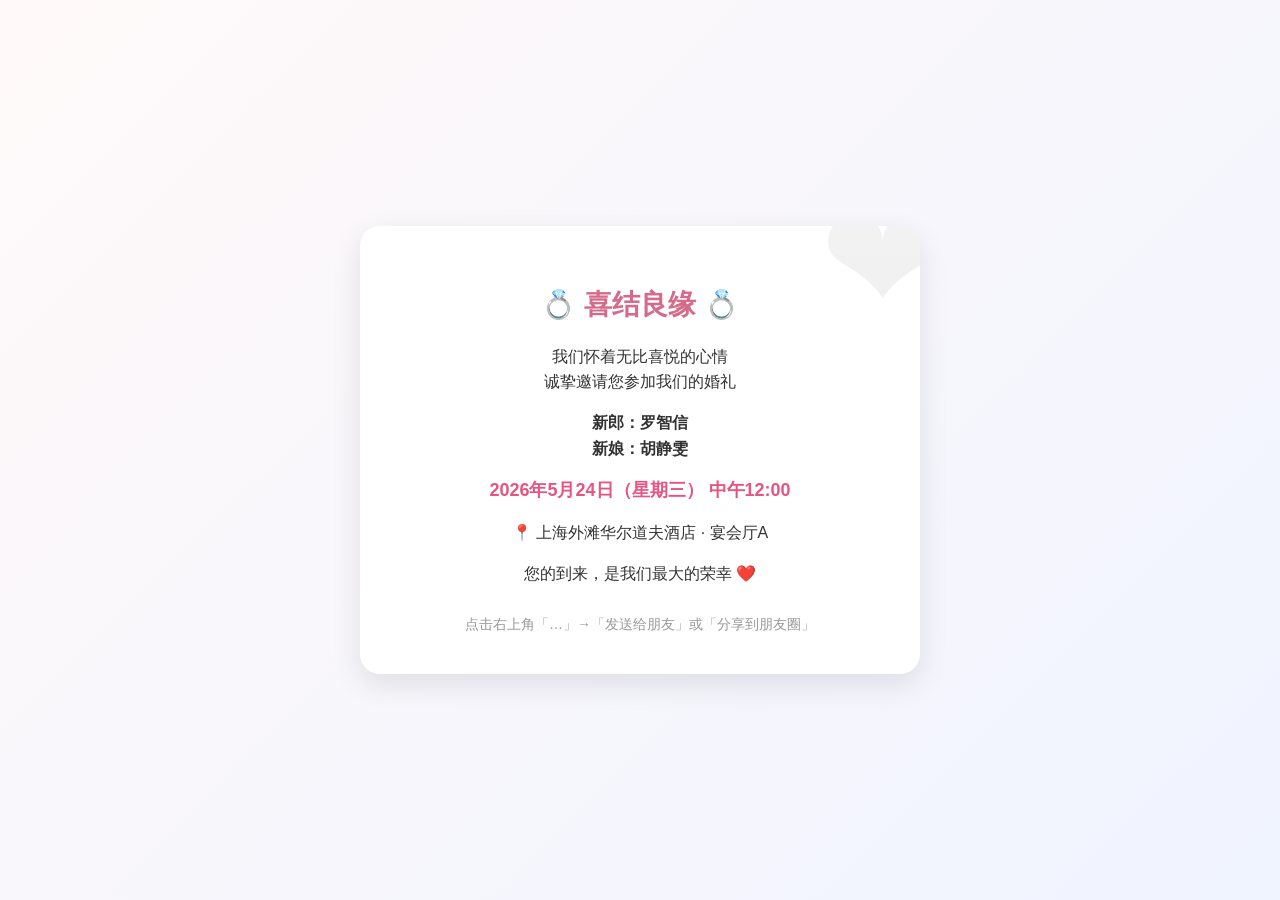
<file: card.html>
<!DOCTYPE html>
<html lang="zh-CN">
<head>
  <meta charset="UTF-8" />
  <meta name="viewport" content="width=device-width, initial-scale=1.0"/>
  
  <!-- 婚礼（也会作为微信分享标题） -->
  <title>💍 罗智信 & 胡静雯 的婚礼邀请</title>

  <!-- 微信分享关键：Open Graph 协议 -->
  <meta property="og:title" content="诚邀您见证我们的幸福时刻 ❤️" />
  <meta property="og:description" content="2026年5月24日 · 上海外滩华尔道夫酒店 · 敬备喜宴，恭候光临" />
  <meta property="og:image" content="https://goosunanr-cmyk.github.io/maison//cover.jpg" />
  <meta property="og:url" content="https://your-domain.com/wedding-invite" />
  <meta property="og:type" content="website" />

  <!-- 微信 JS-SDK 兼容（可选但推荐） -->
  <meta name="referrer" content="no-referrer" />

  <style>
    body {
      margin: 0;
      padding: 0;
      font-family: "PingFang SC", "Microsoft YaHei", sans-serif;
      background: linear-gradient(135deg, #fff9f9, #f0f4ff);
      min-height: 100vh;
      display: flex;
      justify-content: center;
      align-items: center;
      color: #333;
    }
    .card {
      width: 90%;
      max-width: 500px;
      background: white;
      border-radius: 20px;
      box-shadow: 0 10px 30px rgba(0,0,0,0.1);
      padding: 40px 30px;
      text-align: center;
      position: relative;
      overflow: hidden;
    }
    .card::before {
      content: "";
      position: absolute;
      top: -50px;
      right: -50px;
      width: 150px;
      height: 150px;
      background: url('data:image/svg+xml;utf8,<svg xmlns="http://www.w3.org/2000/svg" viewBox="0 0 100 100"><text y=".9em" font-size="100">❤</text></svg>') no-repeat center;
      opacity: 0.05;
    }
    h1 {
      font-size: 28px;
      margin: 20px 0;
      color: #d46b8a;
    }
    p {
      font-size: 16px;
      line-height: 1.6;
      margin: 15px 0;
    }
    .date {
      font-weight: bold;
      color: #e75480;
      font-size: 18px;
    }
    .footer {
      margin-top: 30px;
      font-size: 14px;
      color: #999;
    }
  </style>
</head>
<body>
  <div class="card">
    <h1>💍 喜结良缘 💍</h1>
    <p>我们怀着无比喜悦的心情<br/>诚挚邀请您参加我们的婚礼</p>
    <p><strong>新郎：罗智信</strong><br/><strong>新娘：胡静雯</strong></p>
    <p class="date">2026年5月24日（星期三） 中午12:00</p>
    <p>📍 上海外滩华尔道夫酒店 · 宴会厅A</p>
    <p>您的到来，是我们最大的荣幸 ❤️</p>
    <div class="footer">点击右上角「…」→「发送给朋友」或「分享到朋友圈」</div>
  </div>
</body>

</html>
</file>
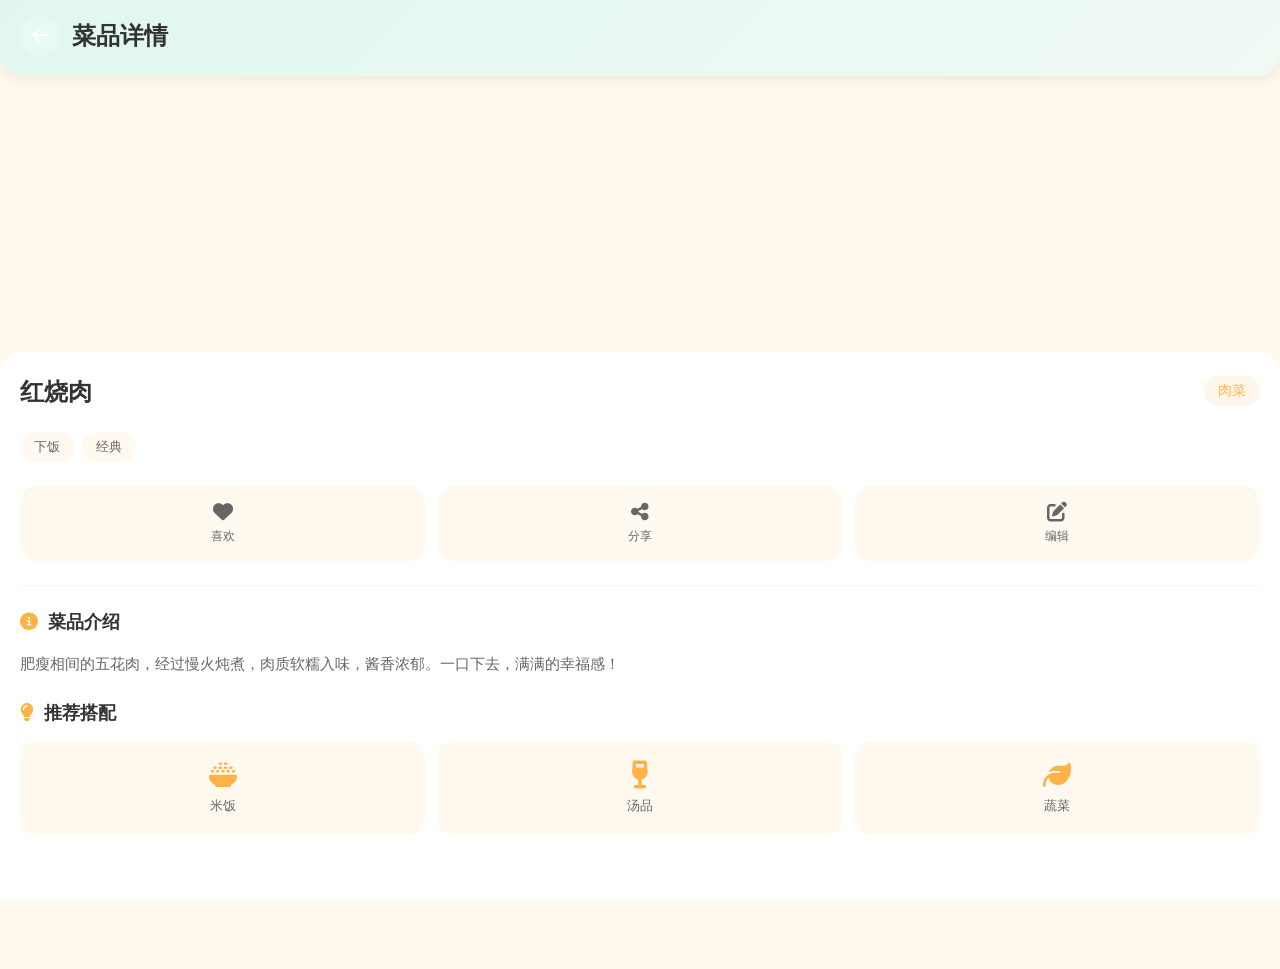
<file: family-recipe/detail.html>
<!DOCTYPE html>
<html lang="zh-CN">
<head>
    <meta charset="UTF-8">
    <meta name="viewport" content="width=device-width, initial-scale=1.0">
    <title>菜品详情 - 家肴集</title>
    <link rel="stylesheet" href="style.css">
    <link rel="stylesheet" href="https://cdnjs.cloudflare.com/ajax/libs/font-awesome/6.4.0/css/all.min.css">
</head>
<body>
    <!-- 顶部导航栏 -->
    <header class="navbar">
        <button class="back-btn" onclick="goBack()">
            <i class="fas fa-arrow-left"></i>
        </button>
        <h1 class="app-title">菜品详情</h1>
    </header>

    <!-- 主内容区域 -->
    <main class="detail-content">
        <!-- 菜品大图 -->
        <div class="dish-detail-image" id="dishDetailImage"></div>

        <!-- 菜品信息 -->
        <div class="dish-detail-info">
            <div class="dish-detail-header">
                <h1 class="dish-detail-name" id="dishDetailName"></h1>
                <span class="dish-detail-category" id="dishDetailCategory"></span>
            </div>

            <!-- 标签 -->
            <div class="dish-detail-tags" id="dishDetailTags"></div>

            <!-- 快速操作按钮 -->
            <div class="quick-actions">
                <button class="action-btn" onclick="likeDish()">
                    <i class="fas fa-heart"></i>
                    <span>喜欢</span>
                </button>
                <button class="action-btn" onclick="shareDish()">
                    <i class="fas fa-share-alt"></i>
                    <span>分享</span>
                </button>
                <button class="action-btn" onclick="editDish()">
                    <i class="fas fa-edit"></i>
                    <span>编辑</span>
                </button>
            </div>

            <!-- 分割线 -->
            <div class="divider"></div>

            <!-- 说明 -->
            <div class="dish-description">
                <h3 class="section-title">
                    <i class="fas fa-info-circle"></i>
                    菜品介绍
                </h3>
                <p class="description-text" id="dishDescription">
                    这是一道美味的家常菜，非常适合家庭聚餐。口感丰富，营养均衡，是您厨房的好选择！
                </p>
            </div>

            <!-- 推荐搭配 -->
            <div class="suggestions">
                <h3 class="section-title">
                    <i class="fas fa-lightbulb"></i>
                    推荐搭配
                </h3>
                <div class="suggestion-grid">
                    <div class="suggestion-item">
                        <i class="fas fa-bowl-rice"></i>
                        <span>米饭</span>
                    </div>
                    <div class="suggestion-item">
                        <i class="fas fa-wine-glass"></i>
                        <span>汤品</span>
                    </div>
                    <div class="suggestion-item">
                        <i class="fas fa-leaf"></i>
                        <span>蔬菜</span>
                    </div>
                </div>
            </div>
        </div>
    </main>

    <!-- Toast提示 -->
    <div class="toast" id="toast"></div>

    <script src="detail.js"></script>
</body>
</html>
</file>
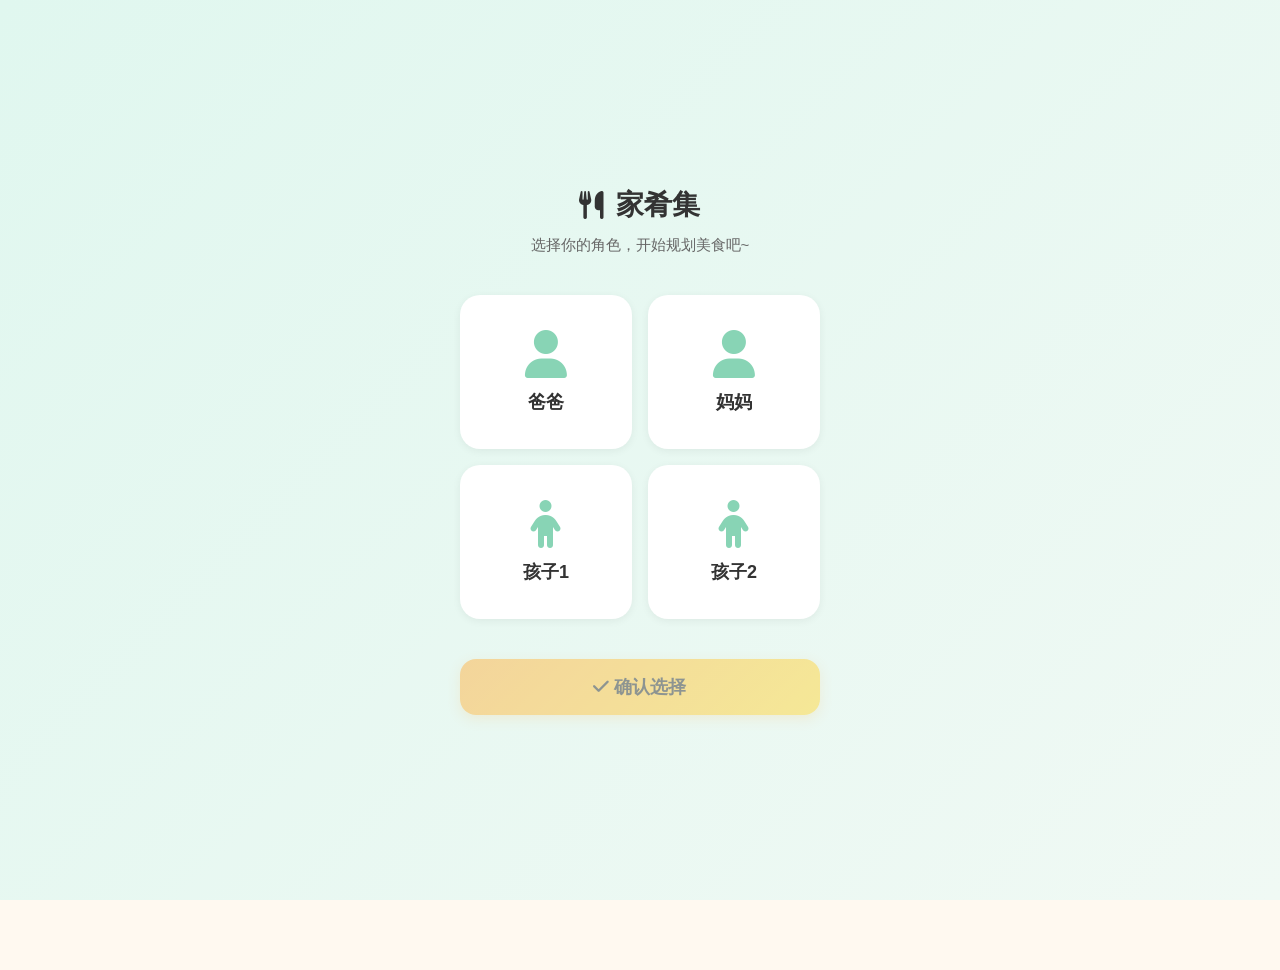
<file: family-recipe/role-select.html>
<!DOCTYPE html>
<html lang="zh-CN">
<head>
    <meta charset="UTF-8">
    <meta name="viewport" content="width=device-width, initial-scale=1.0">
    <title>选择你的角色 - 家肴集</title>
    <link rel="stylesheet" href="style.css">
    <link rel="stylesheet" href="https://cdnjs.cloudflare.com/ajax/libs/font-awesome/6.4.0/css/all.min.css">
    <style>
        .role-select-container {
            min-height: 100vh;
            display: flex;
            flex-direction: column;
            align-items: center;
            justify-content: center;
            padding: 40px 20px;
            background: linear-gradient(135deg, #E0F7EF, #F0F9F4);
        }

        .role-select-header {
            text-align: center;
            margin-bottom: 40px;
        }

        .role-select-title {
            font-size: 28px;
            font-weight: 700;
            color: #333;
            margin-bottom: 12px;
            display: flex;
            align-items: center;
            justify-content: center;
            gap: 12px;
        }

        .role-select-subtitle {
            font-size: 15px;
            color: #666;
        }

        .role-grid {
            display: grid;
            grid-template-columns: repeat(2, 1fr);
            gap: 16px;
            width: 100%;
            max-width: 360px;
        }

        .role-card {
            background: white;
            border-radius: 20px;
            padding: 32px 20px;
            display: flex;
            flex-direction: column;
            align-items: center;
            gap: 12px;
            cursor: pointer;
            transition: all 0.3s ease;
            box-shadow: 0 2px 8px rgba(0,0,0,0.06);
            border: 3px solid transparent;
        }

        .role-card:hover {
            transform: translateY(-4px);
            box-shadow: 0 4px 16px rgba(0,0,0,0.1);
            border-color: #E0F7EF;
        }

        .role-card.selected {
            border-color: #C8EFE0;
            background: #F0F9F4;
        }

        .role-icon {
            font-size: 48px;
            color: #88D4B5;
        }

        .role-name {
            font-size: 18px;
            font-weight: 600;
            color: #333;
        }

        .confirm-role-btn {
            margin-top: 40px;
            width: 100%;
            max-width: 360px;
            padding: 16px 24px;
            background: linear-gradient(135deg, #FFB347, #FFD93D);
            color: #333;
            border: none;
            border-radius: 16px;
            font-size: 18px;
            font-weight: 600;
            cursor: pointer;
            transition: all 0.3s ease;
            box-shadow: 0 4px 12px rgba(255, 179, 71, 0.3);
            opacity: 0.5;
            pointer-events: none;
        }

        .confirm-role-btn.active {
            opacity: 1;
            pointer-events: auto;
        }

        .confirm-role-btn:hover {
            transform: translateY(-2px);
            box-shadow: 0 6px 16px rgba(255, 179, 71, 0.4);
        }
    </style>
</head>
<body>
    <div class="role-select-container">
        <div class="role-select-header">
            <h1 class="role-select-title">
                <i class="fas fa-utensils"></i>
                家肴集
            </h1>
            <p class="role-select-subtitle">选择你的角色，开始规划美食吧~</p>
        </div>

        <div class="role-grid" id="roleGrid">
            <div class="role-card" data-role="dad" data-name="爸爸">
                <i class="fas fa-user role-icon"></i>
                <span class="role-name">爸爸</span>
            </div>
            <div class="role-card" data-role="mom" data-name="妈妈">
                <i class="fas fa-user role-icon"></i>
                <span class="role-name">妈妈</span>
            </div>
            <div class="role-card" data-role="child1" data-name="孩子1">
                <i class="fas fa-child role-icon"></i>
                <span class="role-name">孩子1</span>
            </div>
            <div class="role-card" data-role="child2" data-name="孩子2">
                <i class="fas fa-child role-icon"></i>
                <span class="role-name">孩子2</span>
            </div>
        </div>

        <button class="confirm-role-btn" id="confirmRoleBtn" disabled>
            <i class="fas fa-check"></i>
            确认选择
        </button>
    </div>

    <script src="role-select.js"></script>
</body>
</html>
</file>
<file: family-recipe/style.css>
/* 全局样式 */
* {
    margin: 0;
    padding: 0;
    box-sizing: border-box;
}

:root {
    --primary-color: #E0F7EF;
    --primary-light: #F0F9F4;
    --primary-dark: #C8EFE0;
    --secondary-color: #FFF9F0;
    --accent-color: #FFB347;
    --accent-yellow: #FFF176;
    --text-primary: #333333;
    --text-secondary: #666666;
    --background: #FFF9F0;
    --card-bg: #FFF9F0;
    --border-color: #F0F9F4;
    --shadow-sm: 0 2px 8px rgba(0,0,0,0.06);
    --shadow-md: 0 4px 16px rgba(0,0,0,0.08);
    --radius: 20px;
    --radius-sm: 16px;
}

body {
    font-family: -apple-system, BlinkMacSystemFont, 'Segoe UI', Roboto, 'PingFang SC', 'Microsoft YaHei', sans-serif;
    background-color: #FFF9F0;
    color: var(--text-primary);
    min-height: 100vh;
    padding-bottom: 70px;
}

/* 顶部导航栏 */
.navbar {
    position: sticky;
    top: 0;
    background: linear-gradient(135deg, #E0F7EF, #F0F9F4);
    padding: 16px 20px 20px;
    box-shadow: var(--shadow-md);
    z-index: 100;
    border-radius: 0 0 24px 24px;
    margin: 0;
}

.app-title {
    color: #333;
    font-size: 24px;
    font-weight: 700;
    display: flex;
    align-items: center;
    gap: 10px;
}

/* 搜索栏 */
.search-container {
    padding: 16px 8px;
}

.search-box {
    position: relative;
    display: flex;
    align-items: center;
    background: #FFF9F0;
    border-radius: 20px;
    padding: 14px 20px;
    box-shadow: var(--shadow-sm);
}

.search-icon {
    color: var(--text-secondary);
    margin-right: 10px;
}

.search-input {
    flex: 1;
    border: none;
    outline: none;
    font-size: 16px;
    color: var(--text-primary);
    background: transparent;
}

/* 分类标签 */
.category-tabs {
    display: flex;
    gap: 10px;
    padding: 0 8px 16px;
    overflow-x: auto;
    scrollbar-width: none;
}

.category-tabs::-webkit-scrollbar {
    display: none;
}

.category-tab {
    flex-shrink: 0;
    padding: 8px 20px;
    border: none;
    background: white;
    color: var(--text-secondary);
    border-radius: 20px;
    font-size: 14px;
    font-weight: 500;
    cursor: pointer;
    transition: all 0.3s ease;
}

.category-tab.active {
    background: #E0F7EF;
    color: #333;
    border-color: transparent;
}

/* 主内容区域 */
.main-content {
    padding: 0 20px;
}



/* 家庭成员选择 */
.family-select-section {
    padding: 0 8px 16px;
}

.family-select-title {
    font-size: 15px;
    font-weight: 600;
    color: var(--text-primary);
    margin-bottom: 12px;
    display: flex;
    align-items: center;
    gap: 8px;
}

.family-select-title i {
    color: #88D4B5;
}

.family-list {
    display: flex;
    gap: 10px;
    overflow-x: auto;
    padding-bottom: 4px;
    scrollbar-width: none;
}

.family-list::-webkit-scrollbar {
    display: none;
}

.family-member {
    flex-shrink: 0;
    display: flex;
    flex-direction: column;
    align-items: center;
    gap: 6px;
    padding: 12px 20px;
    background: white;
    border: none;
    border-radius: 16px;
    cursor: pointer;
    transition: all 0.3s ease;
}

.family-member.active {
    background: #E0F7EF;
    border-color: transparent;
}

.family-member i {
    font-size: 28px;
    color: var(--text-secondary);
}

.family-member.active i {
    color: #333;
}

.family-member span {
    font-size: 13px;
    color: var(--text-secondary);
    white-space: nowrap;
}

.family-member.active span {
    color: #333;
}

/* 已选菜品清单 */
.selected-dishes-section {
    padding: 0 20px 16px;
}

.selected-dishes-header {
    display: flex;
    justify-content: space-between;
    align-items: center;
    margin-bottom: 12px;
}

.selected-dishes-title {
    font-size: 15px;
    font-weight: 600;
    color: var(--text-primary);
    display: flex;
    align-items: center;
    gap: 8px;
}

.selected-dishes-title i {
    color: var(--primary-color);
}

.clear-btn {
    display: flex;
    align-items: center;
    gap: 6px;
    padding: 6px 12px;
    background: var(--background);
    border: none;
    border-radius: 12px;
    font-size: 13px;
    color: var(--text-secondary);
    cursor: pointer;
    transition: all 0.3s ease;
}

.clear-btn:hover {
    background: var(--border-color);
}

.selected-dishes-list {
    display: flex;
    flex-wrap: wrap;
    gap: 8px;
    margin-bottom: 12px;
}

.selected-dish-item {
    display: flex;
    align-items: center;
    gap: 6px;
    padding: 6px 12px;
    background: white;
    border-radius: 12px;
    box-shadow: var(--shadow-sm);
}

.selected-dish-name {
    font-size: 13px;
    color: var(--text-primary);
}

.selected-dish-person {
    font-size: 11px;
    color: #FFB347;
    background: rgba(255, 179, 71, 0.1);
    padding: 2px 8px;
    border-radius: 8px;
}

.selected-dish-remove {
    width: 20px;
    height: 20px;
    display: flex;
    align-items: center;
    justify-content: center;
    background: var(--background);
    border: none;
    border-radius: 50%;
    font-size: 12px;
    color: var(--text-secondary);
    cursor: pointer;
    transition: all 0.3s ease;
}

.selected-dish-remove:hover {
    background: #ff4444;
    color: white;
}

.selected-dishes-summary {
    font-size: 13px;
    color: var(--text-secondary);
    text-align: right;
}

.selected-dishes-summary span {
    font-weight: 600;
    color: #FFB347;
    font-size: 16px;
}

/* 菜品瀑布流 - 小红书风格 */
.dish-waterfall {
    column-count: 2;
    column-gap: 8px;
    padding: 0 8px;
}

.dish-card {
    break-inside: avoid;
    background: #FFF9F0;
    border-radius: 20px;
    overflow: hidden;
    box-shadow: 0 2px 8px rgba(0,0,0,0.06);
    transition: all 0.3s ease;
    margin-bottom: 12px;
    position: relative;
}

.dish-card:hover {
    transform: translateY(-2px);
    box-shadow: 0 4px 12px rgba(0,0,0,0.1);
}

.dish-image-wrapper {
    position: relative;
    z-index: 1;
}

.add-to-menu-btn {
    position: absolute;
    top: 12px;
    right: 12px;
    display: flex;
    align-items: center;
    justify-content: center;
    width: 32px;
    height: 32px;
    padding: 0;
    background: #E0F7EF;
    color: #333;
    border: none;
    border-radius: 50%;
    font-size: 18px;
    font-weight: 500;
    cursor: pointer;
    transition: all 0.3s ease;
    box-shadow: 0 2px 8px rgba(0,0,0,0.1);
    z-index: 100;
    pointer-events: auto;
}

.add-to-menu-btn:hover {
    background: #C8EFE0;
    transform: scale(1.1);
}

.add-to-menu-btn.added {
    background: #4CAF50;
    color: white;
}

/* 底部导航栏 */
.bottom-nav {
    position: fixed;
    bottom: 0;
    left: 0;
    right: 0;
    background: #FFF9F0;
    display: flex;
    box-shadow: 0 -2px 10px rgba(0,0,0,0.08);
    z-index: 200;
    padding-bottom: env(safe-area-inset-bottom, 0);
    border-radius: 24px 24px 0 0;
    padding-top: 12px;
}

.nav-item {
    flex: 1;
    display: flex;
    flex-direction: column;
    align-items: center;
    gap: 4px;
    padding: 8px 16px;
    color: var(--text-secondary);
    cursor: pointer;
    transition: all 0.3s ease;
    position: relative;
    border-radius: 16px;
    margin: 0 4px;
}

.nav-item i {
    font-size: 22px;
}

.nav-item span {
    font-size: 12px;
}

.nav-item.active {
    background: #E0F7EF;
    color: #333;
}

.nav-badge {
    position: absolute;
    top: 6px;
    right: 50%;
    transform: translateX(22px);
    background: #FF4444;
    color: white;
    font-size: 10px;
    min-width: 18px;
    height: 18px;
    border-radius: 9px;
    display: flex;
    align-items: center;
    justify-content: center;
    padding: 0 5px;
}

/* 菜单页面样式 */
.menu-content {
    padding: 16px;
    padding-bottom: 100px;
}

/* 统计模块 */
.menu-stats {
    background: white;
    border-radius: 12px;
    padding: 16px;
    margin-bottom: 16px;
    display: flex;
    align-items: center;
    box-shadow: var(--shadow-sm);
}

.stat-card {
    flex: 1;
    text-align: center;
}

.stat-number {
    font-size: 28px;
    font-weight: 700;
    color: #FFB347;
    line-height: 1.2;
}

.stat-label {
    font-size: 13px;
    color: var(--text-secondary);
    margin-top: 4px;
}

.stat-divider {
    width: 1px;
    height: 40px;
    background: var(--border-color);
    margin: 0 16px;
}

.member-stat-list {
    display: flex;
    flex-direction: column;
    gap: 6px;
    align-items: flex-start;
}

.member-stat-item {
    font-size: 12px;
    color: var(--text-secondary);
    display: flex;
    align-items: center;
    gap: 4px;
}

.member-stat-count {
    font-weight: 600;
    color: #FFB347;
}

.menu-group {
    background: white;
    border-radius: 12px;
    margin-bottom: 12px;
    overflow: hidden;
    box-shadow: var(--shadow-sm);
}

.menu-group-title {
    padding: 12px 16px;
    background: var(--background);
    font-size: 14px;
    font-weight: 600;
    color: var(--text-primary);
    display: flex;
    align-items: center;
    gap: 8px;
}

.menu-group-title i {
    color: #FFB347;
}

.menu-items {
    padding: 0;
}

.menu-item {
    display: flex;
    align-items: center;
    justify-content: space-between;
    padding: 14px 16px;
    border-bottom: 1px solid var(--border-color);
}

.menu-item:last-child {
    border-bottom: none;
}

.menu-item-name {
    font-size: 15px;
    color: var(--text-primary);
}

.menu-item-remove {
    width: 28px;
    height: 28px;
    display: flex;
    align-items: center;
    justify-content: center;
    background: var(--background);
    border: none;
    border-radius: 50%;
    color: var(--text-secondary);
    cursor: pointer;
    transition: all 0.3s ease;
}

.menu-item-remove:hover {
    background: #ff4444;
    color: white;
}

/* 确认按钮区域 */
.confirm-section {
    position: fixed;
    bottom: 60px;
    left: 0;
    right: 0;
    padding: 12px 16px;
    background: white;
    box-shadow: 0 -2px 10px rgba(0,0,0,0.08);
    z-index: 150;
    padding-bottom: calc(12px + env(safe-area-inset-bottom, 0));
}

.confirm-btn {
    width: 100%;
    display: flex;
    align-items: center;
    justify-content: center;
    gap: 8px;
    padding: 14px 20px;
    background: linear-gradient(135deg, var(--primary-color), var(--primary-light));
    color: white;
    border: none;
    border-radius: 14px;
    font-size: 16px;
    font-weight: 600;
    cursor: pointer;
    transition: all 0.3s ease;
    box-shadow: var(--shadow-md);
}

.confirm-btn:hover {
    transform: translateY(-2px);
    box-shadow: 0 6px 16px rgba(255, 107, 53, 0.3);
}

.confirm-btn i {
    font-size: 18px;
}

/* 用餐时间选择器 */
.meal-selector-overlay {
    position: fixed;
    top: 0;
    left: 0;
    right: 0;
    bottom: 0;
    background: rgba(0,0,0,0.5);
    display: flex;
    align-items: center;
    justify-content: center;
    z-index: 1000;
    padding: 20px;
}

.meal-selector {
    background: white;
    border-radius: 20px;
    padding: 24px;
    width: 100%;
    max-width: 320px;
    animation: slideUp 0.3s ease;
}

@keyframes slideUp {
    from {
        opacity: 0;
        transform: translateY(20px);
    }
    to {
        opacity: 1;
        transform: translateY(0);
    }
}

.meal-selector-title {
    font-size: 18px;
    font-weight: 600;
    color: var(--text-primary);
    text-align: center;
    margin-bottom: 20px;
}

.meal-options {
    display: flex;
    flex-direction: column;
    gap: 10px;
    margin-bottom: 16px;
}

.meal-option {
    width: 100%;
    padding: 14px 20px;
    background: var(--background);
    border: 2px solid var(--border-color);
    border-radius: 12px;
    font-size: 16px;
    font-weight: 500;
    color: var(--text-primary);
    cursor: pointer;
    transition: all 0.3s ease;
}

.meal-option:hover {
    border-color: var(--primary-color);
    background: rgba(255, 107, 53, 0.05);
}

.meal-cancel-btn {
    width: 100%;
    padding: 12px 20px;
    background: white;
    border: 2px solid var(--border-color);
    border-radius: 12px;
    font-size: 15px;
    font-weight: 500;
    color: var(--text-secondary);
    cursor: pointer;
    transition: all 0.3s ease;
}

.meal-cancel-btn:hover {
    border-color: var(--text-secondary);
}

/* 历史菜单页面样式 */
.history-list {
    display: flex;
    flex-direction: column;
    gap: 12px;
}

.history-card {
    background: white;
    border-radius: 12px;
    overflow: hidden;
    box-shadow: var(--shadow-sm);
}

.history-header {
    display: flex;
    justify-content: space-between;
    align-items: center;
    padding: 14px 16px;
    background: var(--background);
    border-bottom: 1px solid var(--border-color);
}

.history-meal {
    display: flex;
    align-items: center;
    gap: 8px;
    font-size: 16px;
    font-weight: 600;
    color: var(--text-primary);
}

.history-meal i {
    color: #FFB347;
}

.history-date {
    display: flex;
    flex-direction: column;
    align-items: flex-end;
    gap: 2px;
}

.history-date span {
    font-size: 12px;
    color: var(--text-secondary);
}

.history-dishes {
    padding: 12px 16px;
}

.history-dish-group {
    margin-bottom: 10px;
}

.history-dish-group:last-child {
    margin-bottom: 0;
}

.history-dish-member {
    font-size: 13px;
    font-weight: 500;
    color: var(--text-secondary);
    margin-bottom: 4px;
    display: flex;
    align-items: center;
    gap: 6px;
}

.history-dish-member i {
    font-size: 12px;
}

.history-dish-names {
    font-size: 14px;
    color: var(--text-primary);
    line-height: 1.5;
}

.history-footer {
    display: flex;
    justify-content: space-between;
    align-items: center;
    padding: 12px 16px;
    border-top: 1px solid var(--border-color);
}

.history-stats {
    display: flex;
    gap: 16px;
}

.history-stat {
    font-size: 13px;
    color: var(--text-secondary);
    display: flex;
    align-items: center;
    gap: 6px;
}

.history-stat i {
    color: #FFB347;
    font-size: 14px;
}

.history-delete-btn {
    width: 32px;
    height: 32px;
    display: flex;
    align-items: center;
    justify-content: center;
    background: var(--background);
    border: none;
    border-radius: 50%;
    color: var(--text-secondary);
    cursor: pointer;
    transition: all 0.3s ease;
}

.history-delete-btn:hover {
    background: #ff4444;
    color: white;
}

/* 调整导航栏布局 */
.navbar {
    display: flex;
    align-items: center;
    gap: 12px;
}

.back-btn {
    background: rgba(255,255,255,0.2);
    border: none;
    color: white;
    width: 36px;
    height: 36px;
    border-radius: 50%;
    cursor: pointer;
    font-size: 16px;
    transition: all 0.3s ease;
}

.back-btn:hover {
    background: rgba(255,255,255,0.3);
}

.navbar .app-title {
    flex: 1;
    margin: 0;
}

.history-btn {
    background: rgba(255,255,255,0.2);
    border: none;
    color: white;
    width: 36px;
    height: 36px;
    border-radius: 50%;
    cursor: pointer;
    font-size: 16px;
    transition: all 0.3s ease;
}

.history-btn:hover {
    background: rgba(255,255,255,0.3);
}

.dish-image {
    width: 100%;
    height: 180px;
    object-fit: cover;
    display: block;
    background: linear-gradient(135deg, #FFE4D6, #FFD93D);
}

.dish-info {
    padding: 8px 10px;
}

.dish-name {
    font-size: 13px;
    font-weight: 500;
    color: var(--text-primary);
    line-height: 1.4;
    overflow: hidden;
    text-overflow: ellipsis;
    display: -webkit-box;
    -webkit-line-clamp: 2;
    -webkit-box-orient: vertical;
}

/* 空状态 */
.empty-state {
    display: none;
    flex-direction: column;
    align-items: center;
    justify-content: center;
    padding: 80px 20px;
}

.empty-state.show {
    display: flex;
}

.empty-icon {
    font-size: 80px;
    color: var(--border-color);
    margin-bottom: 20px;
}

.empty-text {
    color: var(--text-secondary);
    font-size: 16px;
}

/* 浮动添加按钮 */
.fab {
    position: fixed;
    bottom: 80px;
    right: 20px;
    width: 60px;
    height: 60px;
    border-radius: 50%;
    background: linear-gradient(135deg, var(--primary-color), var(--primary-light));
    color: white;
    border: none;
    font-size: 28px;
    cursor: pointer;
    box-shadow: var(--shadow-md);
    z-index: 99;
    transition: all 0.3s ease;
}

.fab:hover {
    transform: scale(1.1);
}

/* Toast提示 */
.toast {
    position: fixed;
    top: 50%;
    left: 50%;
    transform: translate(-50%, -50%) scale(0.8);
    background: rgba(0,0,0,0.8);
    color: white;
    padding: 12px 24px;
    border-radius: var(--radius-sm);
    font-size: 14px;
    z-index: 1000;
    opacity: 0;
    transition: all 0.3s ease;
    pointer-events: none;
}

.toast.show {
    opacity: 1;
    transform: translate(-50%, -50%) scale(1);
}

/* 响应式 */
@media (max-width: 375px) {
    .dish-grid {
        grid-template-columns: 1fr;
    }
    
    .dish-image {
        height: 180px;
    }
}

/* 动画 */
@keyframes fadeIn {
    from {
        opacity: 0;
        transform: translateY(20px);
    }
    to {
        opacity: 1;
        transform: translateY(0);
    }
}

.dish-card {
    animation: fadeIn 0.4s ease;
}

/* 详情页样式 */
.back-btn {
    background: rgba(255,255,255,0.2);
    border: none;
    color: white;
    width: 40px;
    height: 40px;
    border-radius: 50%;
    cursor: pointer;
    font-size: 18px;
    transition: all 0.3s ease;
}

.back-btn:hover {
    background: rgba(255,255,255,0.3);
}

.detail-content {
    padding-bottom: 0;
}

.dish-detail-image {
    width: 100%;
    height: 300px;
    background: linear-gradient(135deg, #FFE4D6, #FFD93D);
    background-size: cover;
    background-position: center;
}

.dish-detail-info {
    background: white;
    border-radius: 24px 24px 0 0;
    margin-top: -24px;
    padding: 24px 20px 40px;
    position: relative;
    z-index: 10;
}

.dish-detail-header {
    display: flex;
    justify-content: space-between;
    align-items: flex-start;
    margin-bottom: 16px;
}

.dish-detail-name {
    font-size: 24px;
    font-weight: 700;
    color: var(--text-primary);
    margin-bottom: 8px;
    flex: 1;
}

.dish-detail-category {
    font-size: 14px;
    color: #FFB347;
    background: rgba(255, 179, 71, 0.1);
    padding: 6px 14px;
    border-radius: 16px;
    font-weight: 500;
    white-space: nowrap;
}

.dish-detail-tags {
    display: flex;
    gap: 8px;
    margin-bottom: 24px;
    flex-wrap: wrap;
}

.tag-pill {
    padding: 6px 14px;
    background: var(--background);
    border-radius: 16px;
    font-size: 13px;
    color: var(--text-secondary);
}

.quick-actions {
    display: flex;
    gap: 12px;
    margin-bottom: 24px;
}

.action-btn {
    flex: 1;
    display: flex;
    flex-direction: column;
    align-items: center;
    gap: 6px;
    padding: 16px;
    background: var(--background);
    border: none;
    border-radius: 16px;
    cursor: pointer;
    transition: all 0.3s ease;
}

.action-btn i {
    font-size: 20px;
    color: var(--text-secondary);
}

.action-btn span {
    font-size: 12px;
    color: var(--text-secondary);
}

.action-btn:hover {
    background: var(--border-color);
}

.action-btn.liked i {
    color: #FF6B35;
}

.divider {
    height: 1px;
    background: var(--border-color);
    margin: 24px 0;
}

.section-title {
    font-size: 18px;
    font-weight: 600;
    color: var(--text-primary);
    margin-bottom: 16px;
    display: flex;
    align-items: center;
    gap: 10px;
}

.section-title i {
    color: #FFB347;
}

.dish-description {
    margin-bottom: 24px;
}

.description-text {
    color: var(--text-secondary);
    line-height: 1.8;
    font-size: 15px;
}

.suggestions {
    margin-bottom: 24px;
}

.suggestion-grid {
    display: grid;
    grid-template-columns: repeat(3, 1fr);
    gap: 12px;
}

.suggestion-item {
    display: flex;
    flex-direction: column;
    align-items: center;
    gap: 8px;
    padding: 20px 12px;
    background: var(--background);
    border-radius: 16px;
}

.suggestion-item i {
    font-size: 28px;
    color: #FFB347;
}

.suggestion-item span {
    font-size: 13px;
    color: var(--text-secondary);
}

/* 菜单浮层按钮 */
.menu-fab {
    position: fixed;
    bottom: 90px;
    right: 20px;
    width: 60px;
    height: 60px;
    border-radius: 50%;
    background: linear-gradient(135deg, #E0F7EF, #F0F9F4);
    color: #333;
    border: none;
    font-size: 24px;
    cursor: pointer;
    box-shadow: 0 4px 16px rgba(200, 239, 224, 0.4);
    z-index: 300;
    transition: all 0.3s ease;
    display: flex;
    align-items: center;
    justify-content: center;
}

.menu-fab:hover {
    transform: scale(1.1);
    box-shadow: 0 6px 20px rgba(200, 239, 224, 0.5);
}

.menu-fab-badge {
    position: absolute;
    top: -5px;
    right: -5px;
    background: #FFB347;
    color: #333;
    font-size: 12px;
    font-weight: 600;
    min-width: 24px;
    height: 24px;
    border-radius: 12px;
    display: flex;
    align-items: center;
    justify-content: center;
    padding: 0 6px;
}

/* 抽屉遮罩 */
.menu-drawer-overlay {
    position: fixed;
    top: 0;
    left: 0;
    right: 0;
    bottom: 0;
    background: rgba(0, 0, 0, 0.5);
    z-index: 400;
    opacity: 0;
    visibility: hidden;
    transition: all 0.3s ease;
}

.menu-drawer-overlay.show {
    opacity: 1;
    visibility: visible;
}

/* 待定菜单抽屉 */
.menu-drawer {
    position: fixed;
    bottom: 0;
    left: 0;
    right: 0;
    background: #FFF9F0;
    border-radius: 24px 24px 0 0;
    z-index: 500;
    transform: translateY(100%);
    transition: transform 0.3s ease;
    max-height: 60vh;
    display: flex;
    flex-direction: column;
}

.menu-drawer.show {
    transform: translateY(0);
}

.menu-drawer-handle {
    display: flex;
    justify-content: center;
    padding: 12px 0;
}

.menu-drawer-handle-bar {
    width: 40px;
    height: 4px;
    background: #ddd;
    border-radius: 2px;
}

.menu-drawer-header {
    padding: 0 20px 16px;
    border-bottom: 1px solid var(--border-color);
}

.menu-drawer-stats {
    display: flex;
    align-items: center;
    gap: 20px;
}

.drawer-stat-item {
    display: flex;
    flex-direction: column;
    align-items: center;
    min-width: 70px;
}

.drawer-stat-number {
    font-size: 28px;
    font-weight: 700;
    color: #FFB347;
    line-height: 1;
}

.drawer-stat-label {
    font-size: 12px;
    color: var(--text-secondary);
    margin-top: 4px;
}

.drawer-category-stats {
    display: flex;
    gap: 12px;
    flex: 1;
    justify-content: flex-end;
}

.drawer-category-stat {
    display: flex;
    flex-direction: column;
    align-items: center;
    gap: 4px;
}

.category-icon {
    font-size: 20px;
}

.category-count {
    font-size: 14px;
    font-weight: 600;
    color: var(--text-primary);
}

.menu-drawer-content {
    flex: 1;
    overflow-y: auto;
    padding: 16px 20px;
}

.drawer-dish-group {
    margin-bottom: 16px;
}

.drawer-dish-group:last-child {
    margin-bottom: 0;
}

.drawer-group-title {
    font-size: 14px;
    font-weight: 600;
    color: var(--text-secondary);
    margin-bottom: 10px;
    display: flex;
    align-items: center;
    gap: 6px;
}

.drawer-dish-list {
    display: flex;
    flex-direction: column;
    gap: 8px;
}

.drawer-dish-item {
    display: flex;
    align-items: center;
    justify-content: space-between;
    padding: 10px 12px;
    background: var(--background);
    border-radius: 12px;
}

.drawer-dish-info {
    display: flex;
    align-items: center;
    gap: 10px;
}

.drawer-dish-name {
    font-size: 14px;
    color: var(--text-primary);
}

.drawer-dish-person {
    font-size: 11px;
    color: #FFB347;
    background: rgba(255, 179, 71, 0.1);
    padding: 2px 8px;
    border-radius: 8px;
}

.drawer-dish-remove {
    width: 28px;
    height: 28px;
    display: flex;
    align-items: center;
    justify-content: center;
    background: white;
    border: none;
    border-radius: 50%;
    color: var(--text-secondary);
    cursor: pointer;
    transition: all 0.3s ease;
    font-size: 14px;
}

.drawer-dish-remove:hover {
    background: #ff4444;
    color: white;
}

.menu-drawer-footer {
    padding: 16px 20px;
    border-top: 1px solid var(--border-color);
    background: white;
}

.confirm-menu-btn {
    width: 100%;
    display: flex;
    align-items: center;
    justify-content: center;
    gap: 8px;
    padding: 14px 20px;
    background: linear-gradient(135deg, #FFB347, #FFD93D);
    color: #333;
    border: none;
    border-radius: 14px;
    font-size: 16px;
    font-weight: 600;
    cursor: pointer;
    transition: all 0.3s ease;
    box-shadow: 0 4px 12px rgba(255, 179, 71, 0.3);
}

.confirm-menu-btn:hover {
    transform: translateY(-2px);
    box-shadow: 0 6px 16px rgba(255, 179, 71, 0.4);
}

.drawer-empty {
    display: flex;
    flex-direction: column;
    align-items: center;
    justify-content: center;
    padding: 40px 20px;
    color: var(--text-secondary);
}

.drawer-empty i {
    font-size: 48px;
    margin-bottom: 12px;
    opacity: 0.5;
}

.drawer-empty span {
    font-size: 14px;
}

/* 菜品管理卡片操作按钮 */
.dish-info {
    padding: 8px 10px 4px;
}

.dish-category-tag {
    font-size: 11px;
    color: #FFB347;
    background: rgba(255, 179, 71, 0.1);
    padding: 2px 8px;
    border-radius: 8px;
    display: inline-block;
    margin-top: 4px;
}

.dish-actions {
    display: flex;
    gap: 8px;
    padding: 0 10px 10px;
}

.dish-action-btn {
    flex: 1;
    padding: 8px;
    border: none;
    border-radius: 8px;
    font-size: 14px;
    cursor: pointer;
    transition: all 0.3s ease;
}

.edit-btn {
    background: #4A90E2;
    color: white;
}

.edit-btn:hover {
    background: #357ABD;
}

.delete-btn {
    background: #FF4444;
    color: white;
}

.delete-btn:hover {
    background: #CC0000;
}

/* 菜品弹窗样式 */
.dish-modal-overlay {
    position: fixed;
    top: 0;
    left: 0;
    right: 0;
    bottom: 0;
    background: rgba(0, 0, 0, 0.5);
    z-index: 1000;
    display: flex;
    align-items: center;
    justify-content: center;
    padding: 20px;
}

.dish-modal {
    background: white;
    border-radius: 20px;
    width: 100%;
    max-width: 400px;
    max-height: 90vh;
    overflow-y: auto;
    animation: slideUp 0.3s ease;
}

.dish-modal-header {
    display: flex;
    justify-content: space-between;
    align-items: center;
    padding: 20px;
    border-bottom: 1px solid var(--border-color);
}

.dish-modal-title {
    font-size: 18px;
    font-weight: 600;
    color: var(--text-primary);
}

.dish-modal-close {
    width: 36px;
    height: 36px;
    border: none;
    background: var(--background);
    border-radius: 50%;
    color: var(--text-secondary);
    cursor: pointer;
    font-size: 16px;
    transition: all 0.3s ease;
}

.dish-modal-close:hover {
    background: var(--border-color);
}

.dish-modal-body {
    padding: 20px;
}

.form-group {
    margin-bottom: 16px;
}

.form-group label {
    display: block;
    font-size: 14px;
    font-weight: 500;
    color: var(--text-primary);
    margin-bottom: 8px;
}

.form-input {
    width: 100%;
    padding: 12px 16px;
    border: 2px solid var(--border-color);
    border-radius: 12px;
    font-size: 15px;
    color: var(--text-primary);
    transition: all 0.3s ease;
    outline: none;
}

.form-input:focus {
    border-color: var(--primary-color);
}

.image-upload-area {
    width: 100%;
    min-height: 200px;
    border: 2px dashed var(--border-color);
    border-radius: 12px;
    display: flex;
    align-items: center;
    justify-content: center;
    cursor: pointer;
    overflow: hidden;
    position: relative;
}

.upload-placeholder {
    display: flex;
    flex-direction: column;
    align-items: center;
    gap: 8px;
    color: var(--text-secondary);
    padding: 40px;
}

.upload-placeholder i {
    font-size: 40px;
}

.upload-placeholder span {
    font-size: 14px;
}

.image-upload-area img {
    width: 100%;
    height: 200px;
    object-fit: cover;
    cursor: pointer;
}

.dish-modal-footer {
    display: flex;
    gap: 12px;
    padding: 20px;
    border-top: 1px solid var(--border-color);
}

.dish-modal-btn {
    flex: 1;
    padding: 14px;
    border: none;
    border-radius: 12px;
    font-size: 15px;
    font-weight: 600;
    cursor: pointer;
    transition: all 0.3s ease;
}

.cancel-btn {
    background: var(--background);
    color: var(--text-secondary);
}

.cancel-btn:hover {
    background: var(--border-color);
}

.save-btn {
    background: linear-gradient(135deg, var(--primary-color), var(--primary-light));
    color: white;
}

.save-btn:hover {
    transform: translateY(-2px);
    box-shadow: 0 4px 12px rgba(255, 107, 53, 0.3);
}

/* 删除弹窗 */
.delete-modal {
    text-align: center;
    padding: 10px;
}

.delete-modal-icon {
    font-size: 60px;
    color: #FF4444;
    margin: 20px 0 10px;
}

.delete-modal-title {
    font-size: 20px;
    font-weight: 600;
    color: var(--text-primary);
    margin-bottom: 8px;
}

.delete-modal-text {
    font-size: 15px;
    color: var(--text-secondary);
    margin-bottom: 20px;
}

.delete-confirm-btn {
    background: #FF4444;
    color: white;
}

.delete-confirm-btn:hover {
    background: #CC0000;
}

/* 调整底部导航3个按钮 */
.bottom-nav .nav-item {
    flex: 1;
}
</file>
